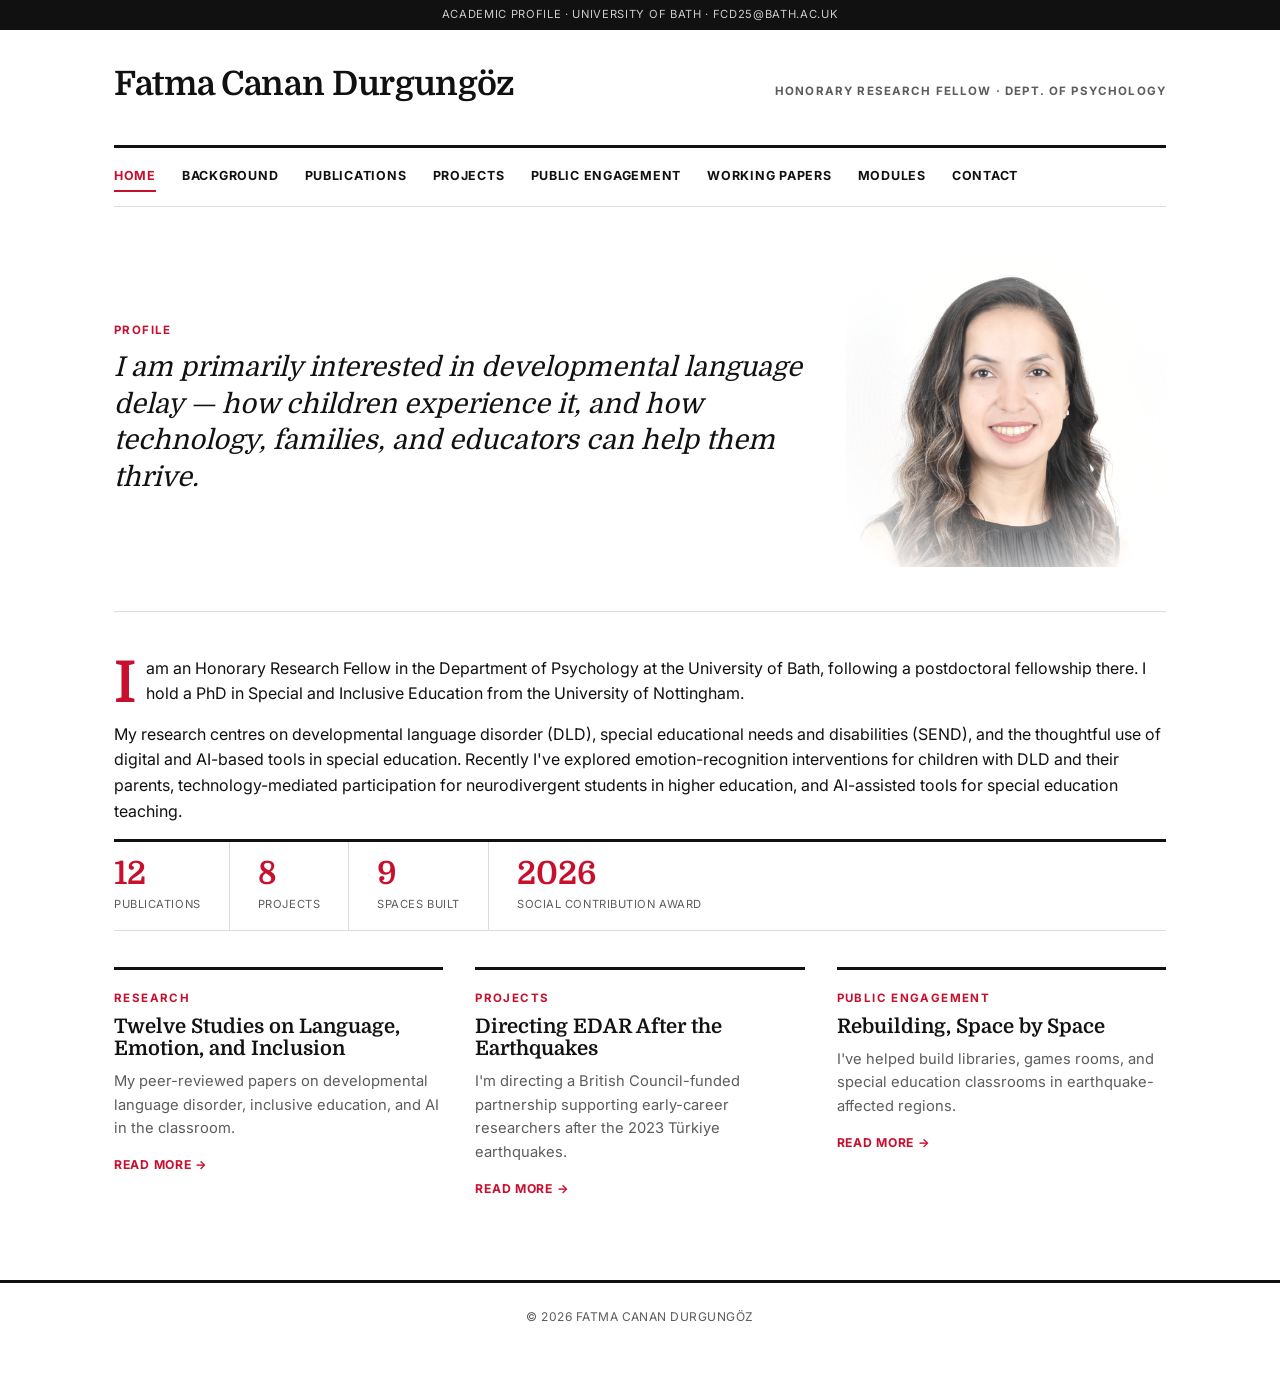
<file: index.html>
<!DOCTYPE html>
<html lang="en">
<head>
<meta charset="UTF-8">
<meta name="viewport" content="width=device-width, initial-scale=1.0">
<meta name="theme-color" content="#111111">
<title>Fatma Canan Durgungöz</title>
<meta name="description" content="Academic homepage of Dr. Fatma Canan Durgungöz — Honorary Research Fellow, University of Bath. Research on developmental language delay, special educational needs, and AI in education.">
<meta property="og:title" content="Fatma Canan Durgungöz">
<meta property="og:description" content="Honorary Research Fellow, University of Bath">
<meta property="og:image" content="https://fcanan.durgungoz.com/images/fatma-canan-durgungoz.jpg">
<meta property="og:type" content="profile">
<link rel="preconnect" href="https://fonts.googleapis.com">
<link rel="preconnect" href="https://fonts.gstatic.com" crossorigin>
<link href="https://fonts.googleapis.com/css2?family=Domine:wght@400;700&family=Inter:wght@400;500;600;700&display=swap" rel="stylesheet">
<link rel="stylesheet" href="style.css">
</head>
<body>

<a class="skip-link" href="#main-content">Skip to main content</a>

<div class="utility-bar">Academic Profile &middot; University of Bath &middot; fcd25@bath.ac.uk</div>

<header class="masthead">
  <div class="masthead-row">
    <p class="masthead-name"><a href="index.html">Fatma Canan Durgungöz</a></p>
    <p class="masthead-tag">Honorary Research Fellow &middot; Dept. of Psychology</p>
  </div>
  <nav class="masthead-nav" aria-label="Main navigation">
    <a href="index.html" class="active" aria-current="page">Home</a>
    <a href="background.html">Background</a>
    <a href="publications.html">Publications</a>
    <a href="projects.html">Projects</a>
    <a href="engagement.html">Public Engagement</a>
    <a href="working-papers.html">Working Papers</a>
    <a href="modules.html">Modules</a>
    <a href="contact.html">Contact</a>
  </nav>
</header>

<main class="page-shell" id="main-content" tabindex="-1">

  <section class="hero">
    <div>
      <span class="eyebrow">Profile</span>
      <h1 class="sr-only">Fatma Canan Durgungöz</h1>
      <p class="lede lede-lead">I am primarily interested in developmental language delay — how children experience it, and how technology, families, and educators can help them thrive.</p>
    </div>
    <img class="hero-photo" src="images/fatma-canan-durgungoz.jpg" alt="Portrait of Fatma Canan Durgungöz">
  </section>

  <p class="opener">I am an Honorary Research Fellow in the Department of Psychology at the University of Bath, following a postdoctoral fellowship there. I hold a PhD in Special and Inclusive Education from the University of Nottingham.</p>

  <p>My research centres on developmental language disorder (DLD), special educational needs and disabilities (SEND), and the thoughtful use of digital and AI-based tools in special education. Recently I've explored emotion-recognition interventions for children with DLD and their parents, technology-mediated participation for neurodivergent students in higher education, and AI-assisted tools for special education teaching.</p>

  <div class="stat-row">
    <div class="stat"><span class="stat-num">12</span><span class="stat-label">Publications</span></div>
    <div class="stat"><span class="stat-num">8</span><span class="stat-label">Projects</span></div>
    <div class="stat"><span class="stat-num">9</span><span class="stat-label">Spaces Built</span></div>
    <div class="stat"><span class="stat-num">2026</span><span class="stat-label">Social Contribution Award</span></div>
  </div>

  <div class="highlight-grid">
    <a class="highlight-card" href="publications.html">
      <span class="eyebrow">Research</span>
      <h3>Twelve Studies on Language, Emotion, and Inclusion</h3>
      <p>My peer-reviewed papers on developmental language disorder, inclusive education, and AI in the classroom.</p>
      <span class="go">Read more &rarr;</span>
    </a>
    <a class="highlight-card" href="projects.html">
      <span class="eyebrow">Projects</span>
      <h3>Directing EDAR After the Earthquakes</h3>
      <p>I'm directing a British Council-funded partnership supporting early-career researchers after the 2023 Türkiye earthquakes.</p>
      <span class="go">Read more &rarr;</span>
    </a>
    <a class="highlight-card" href="engagement.html">
      <span class="eyebrow">Public Engagement</span>
      <h3>Rebuilding, Space by Space</h3>
      <p>I've helped build libraries, games rooms, and special education classrooms in earthquake-affected regions.</p>
      <span class="go">Read more &rarr;</span>
    </a>
  </div>

</main>

<footer class="site-footer">
  <p>&copy; <span id="year"></span> Fatma Canan Durgungöz</p>
</footer>

<script>document.getElementById('year').textContent = new Date().getFullYear();</script>

</body>
</html>
</file>
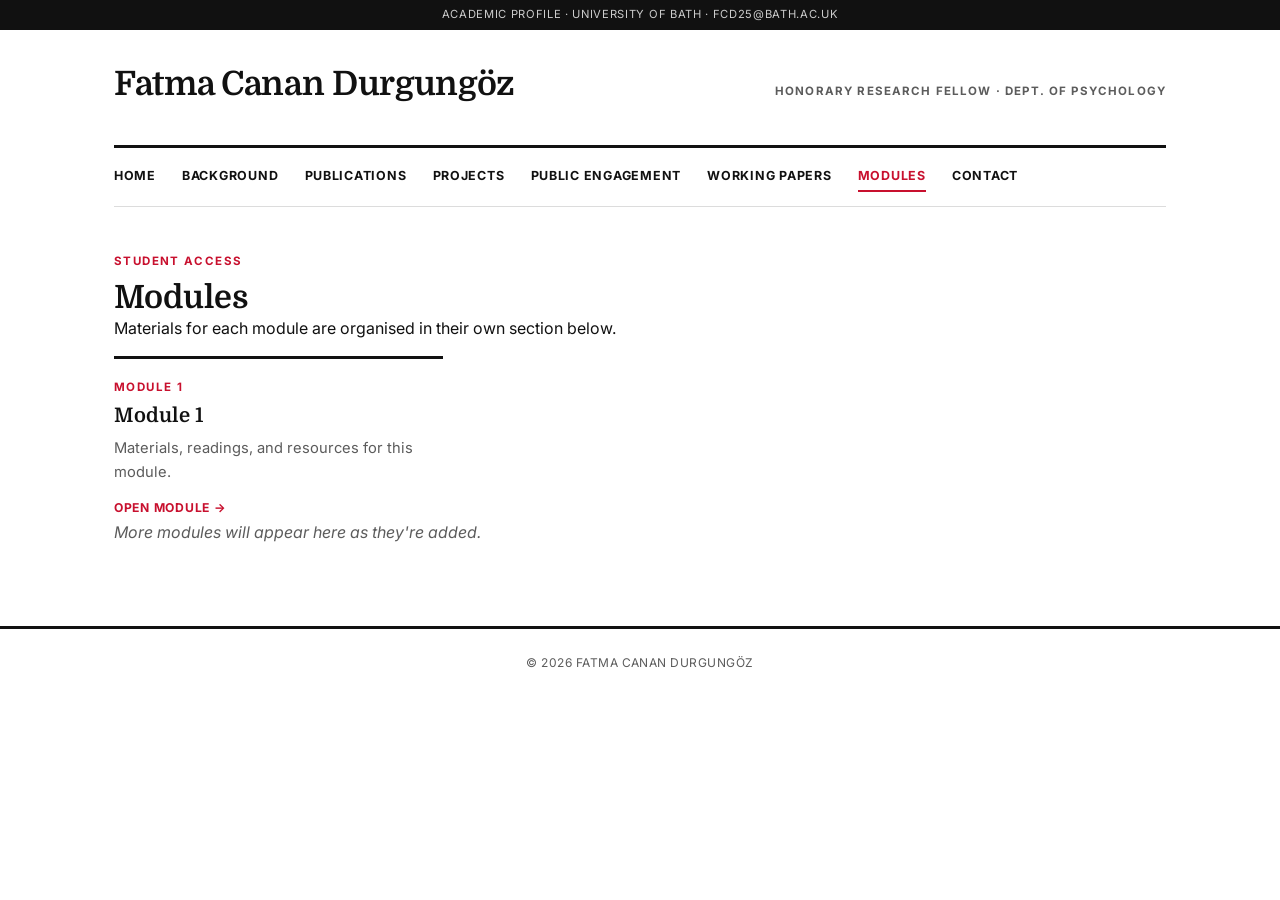
<file: modules/d8396848bc502281/index.html>
<!DOCTYPE html>
<html lang="en">
<head>
<meta charset="UTF-8">
<meta name="viewport" content="width=device-width, initial-scale=1.0">
<meta name="theme-color" content="#111111">
<meta name="robots" content="noindex, nofollow">
<title>Modules — Fatma Canan Durgungöz</title>
<link rel="preconnect" href="https://fonts.googleapis.com">
<link rel="preconnect" href="https://fonts.gstatic.com" crossorigin>
<link href="https://fonts.googleapis.com/css2?family=Domine:wght@400;700&family=Inter:wght@400;500;600;700&display=swap" rel="stylesheet">
<link rel="stylesheet" href="../../style.css">
</head>
<body>

<a class="skip-link" href="#main-content">Skip to main content</a>

<div class="utility-bar">Academic Profile &middot; University of Bath &middot; fcd25@bath.ac.uk</div>

<header class="masthead">
  <div class="masthead-row">
    <p class="masthead-name"><a href="../../index.html">Fatma Canan Durgungöz</a></p>
    <p class="masthead-tag">Honorary Research Fellow &middot; Dept. of Psychology</p>
  </div>
  <nav class="masthead-nav" aria-label="Main navigation">
    <a href="../../index.html">Home</a>
    <a href="../../background.html">Background</a>
    <a href="../../publications.html">Publications</a>
    <a href="../../projects.html">Projects</a>
    <a href="../../engagement.html">Public Engagement</a>
    <a href="../../working-papers.html">Working Papers</a>
    <a href="../../modules.html" class="active" aria-current="page">Modules</a>
    <a href="../../contact.html">Contact</a>
  </nav>
</header>

<main class="page-shell" id="main-content" tabindex="-1">
  <span class="eyebrow">Student Access</span>
  <h1>Modules</h1>
  <p class="lede">Materials for each module are organised in their own section below.</p>

  <div class="highlight-grid">
    <a class="highlight-card" href="module-1/index.html">
      <span class="eyebrow">Module 1</span>
      <h3>Module 1</h3>
      <p>Materials, readings, and resources for this module.</p>
      <span class="go">Open module &rarr;</span>
    </a>
  </div>

  <p class="placeholder">More modules will appear here as they're added.</p>
</main>

<footer class="site-footer">
  <p>&copy; <span id="year"></span> Fatma Canan Durgungöz</p>
</footer>

<script>document.getElementById('year').textContent = new Date().getFullYear();</script>

</body>
</html>
</file>
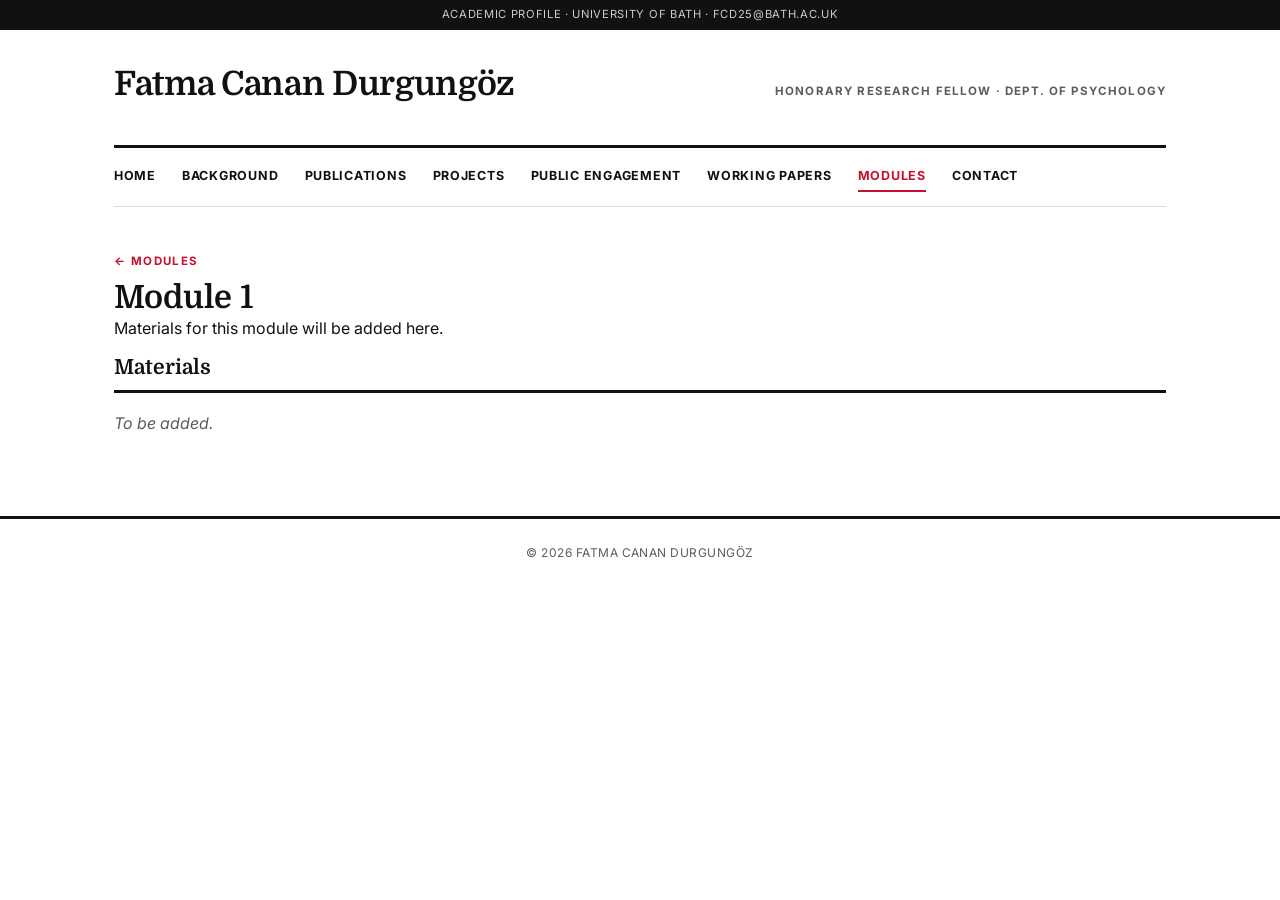
<file: modules/d8396848bc502281/module-1/index.html>
<!DOCTYPE html>
<html lang="en">
<head>
<meta charset="UTF-8">
<meta name="viewport" content="width=device-width, initial-scale=1.0">
<meta name="theme-color" content="#111111">
<meta name="robots" content="noindex, nofollow">
<title>Module 1 — Fatma Canan Durgungöz</title>
<link rel="preconnect" href="https://fonts.googleapis.com">
<link rel="preconnect" href="https://fonts.gstatic.com" crossorigin>
<link href="https://fonts.googleapis.com/css2?family=Domine:wght@400;700&family=Inter:wght@400;500;600;700&display=swap" rel="stylesheet">
<link rel="stylesheet" href="../../../style.css">
</head>
<body>

<a class="skip-link" href="#main-content">Skip to main content</a>

<div class="utility-bar">Academic Profile &middot; University of Bath &middot; fcd25@bath.ac.uk</div>

<header class="masthead">
  <div class="masthead-row">
    <p class="masthead-name"><a href="../../../index.html">Fatma Canan Durgungöz</a></p>
    <p class="masthead-tag">Honorary Research Fellow &middot; Dept. of Psychology</p>
  </div>
  <nav class="masthead-nav" aria-label="Main navigation">
    <a href="../../../index.html">Home</a>
    <a href="../../../background.html">Background</a>
    <a href="../../../publications.html">Publications</a>
    <a href="../../../projects.html">Projects</a>
    <a href="../../../engagement.html">Public Engagement</a>
    <a href="../../../working-papers.html">Working Papers</a>
    <a href="../../../modules.html" class="active" aria-current="page">Modules</a>
    <a href="../../../contact.html">Contact</a>
  </nav>
</header>

<main class="page-shell" id="main-content" tabindex="-1">
  <span class="eyebrow"><a href="../index.html">&larr; Modules</a></span>
  <h1>Module 1</h1>
  <p class="lede">Materials for this module will be added here.</p>

  <div class="section-block">
    <h2>Materials</h2>
    <p class="placeholder">To be added.</p>
  </div>
</main>

<footer class="site-footer">
  <p>&copy; <span id="year"></span> Fatma Canan Durgungöz</p>
</footer>

<script>document.getElementById('year').textContent = new Date().getFullYear();</script>

</body>
</html>
</file>
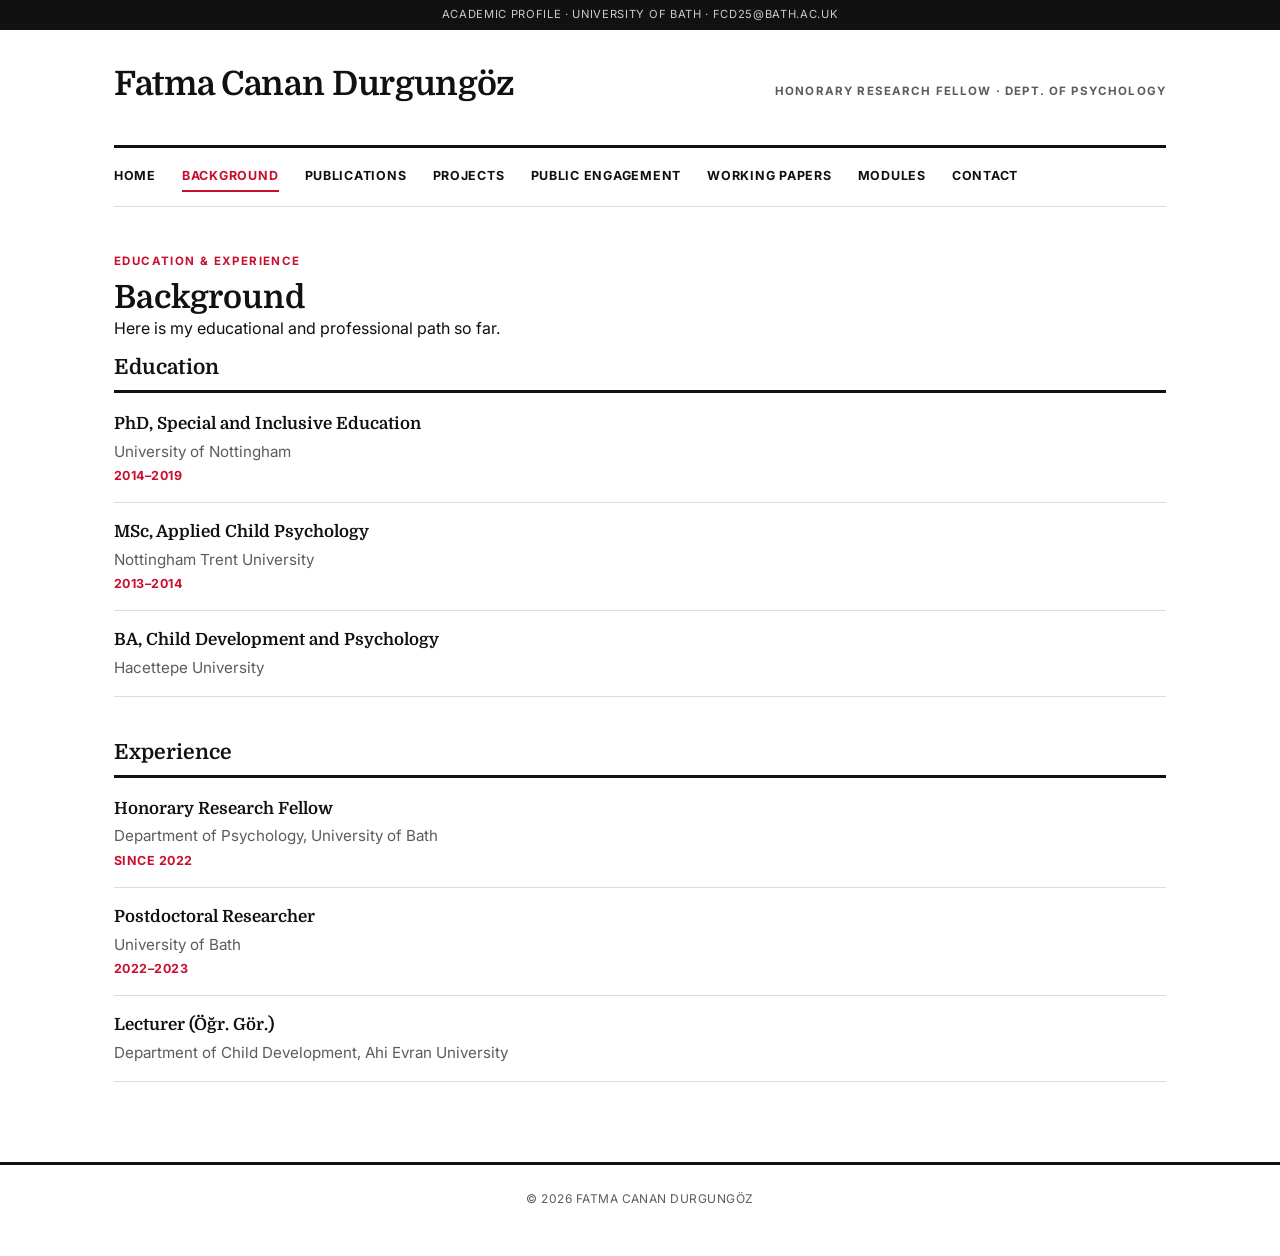
<file: background.html>
<!DOCTYPE html>
<html lang="en">
<head>
<meta charset="UTF-8">
<meta name="viewport" content="width=device-width, initial-scale=1.0">
<meta name="theme-color" content="#111111">
<title>Background — Fatma Canan Durgungöz</title>
<meta name="description" content="Education and academic experience of Dr. Fatma Canan Durgungöz.">
<link rel="preconnect" href="https://fonts.googleapis.com">
<link rel="preconnect" href="https://fonts.gstatic.com" crossorigin>
<link href="https://fonts.googleapis.com/css2?family=Domine:wght@400;700&family=Inter:wght@400;500;600;700&display=swap" rel="stylesheet">
<link rel="stylesheet" href="style.css">
</head>
<body>

<a class="skip-link" href="#main-content">Skip to main content</a>

<div class="utility-bar">Academic Profile &middot; University of Bath &middot; fcd25@bath.ac.uk</div>

<header class="masthead">
  <div class="masthead-row">
    <p class="masthead-name"><a href="index.html">Fatma Canan Durgungöz</a></p>
    <p class="masthead-tag">Honorary Research Fellow &middot; Dept. of Psychology</p>
  </div>
  <nav class="masthead-nav" aria-label="Main navigation">
    <a href="index.html">Home</a>
    <a href="background.html" class="active" aria-current="page">Background</a>
    <a href="publications.html">Publications</a>
    <a href="projects.html">Projects</a>
    <a href="engagement.html">Public Engagement</a>
    <a href="working-papers.html">Working Papers</a>
    <a href="modules.html">Modules</a>
    <a href="contact.html">Contact</a>
  </nav>
</header>

<main class="page-shell" id="main-content" tabindex="-1">
  <span class="eyebrow">Education &amp; Experience</span>
  <h1>Background</h1>
  <p>Here is my educational and professional path so far.</p>

  <div class="section-block">
    <h2>Education</h2>
    <ul class="timeline">
      <li>
        <span class="degree">PhD, Special and Inclusive Education</span>
        <span class="inst">University of Nottingham</span>
        <span class="dates">2014–2019</span>
      </li>
      <li>
        <span class="degree">MSc, Applied Child Psychology</span>
        <span class="inst">Nottingham Trent University</span>
        <span class="dates">2013–2014</span>
      </li>
      <li>
        <span class="degree">BA, Child Development and Psychology</span>
        <span class="inst">Hacettepe University</span>
      </li>
    </ul>
  </div>

  <div class="section-block">
    <h2>Experience</h2>
    <ul class="timeline">
      <li>
        <span class="degree">Honorary Research Fellow</span>
        <span class="inst">Department of Psychology, University of Bath</span>
        <span class="dates">since 2022</span>
      </li>
      <li>
        <span class="degree">Postdoctoral Researcher</span>
        <span class="inst">University of Bath</span>
        <span class="dates">2022–2023</span>
      </li>
      <li>
        <span class="degree">Lecturer (Öğr. Gör.)</span>
        <span class="inst">Department of Child Development, Ahi Evran University</span>
      </li>
    </ul>
  </div>
</main>

<footer class="site-footer">
  <p>&copy; <span id="year"></span> Fatma Canan Durgungöz</p>
</footer>

<script>document.getElementById('year').textContent = new Date().getFullYear();</script>

</body>
</html>
</file>
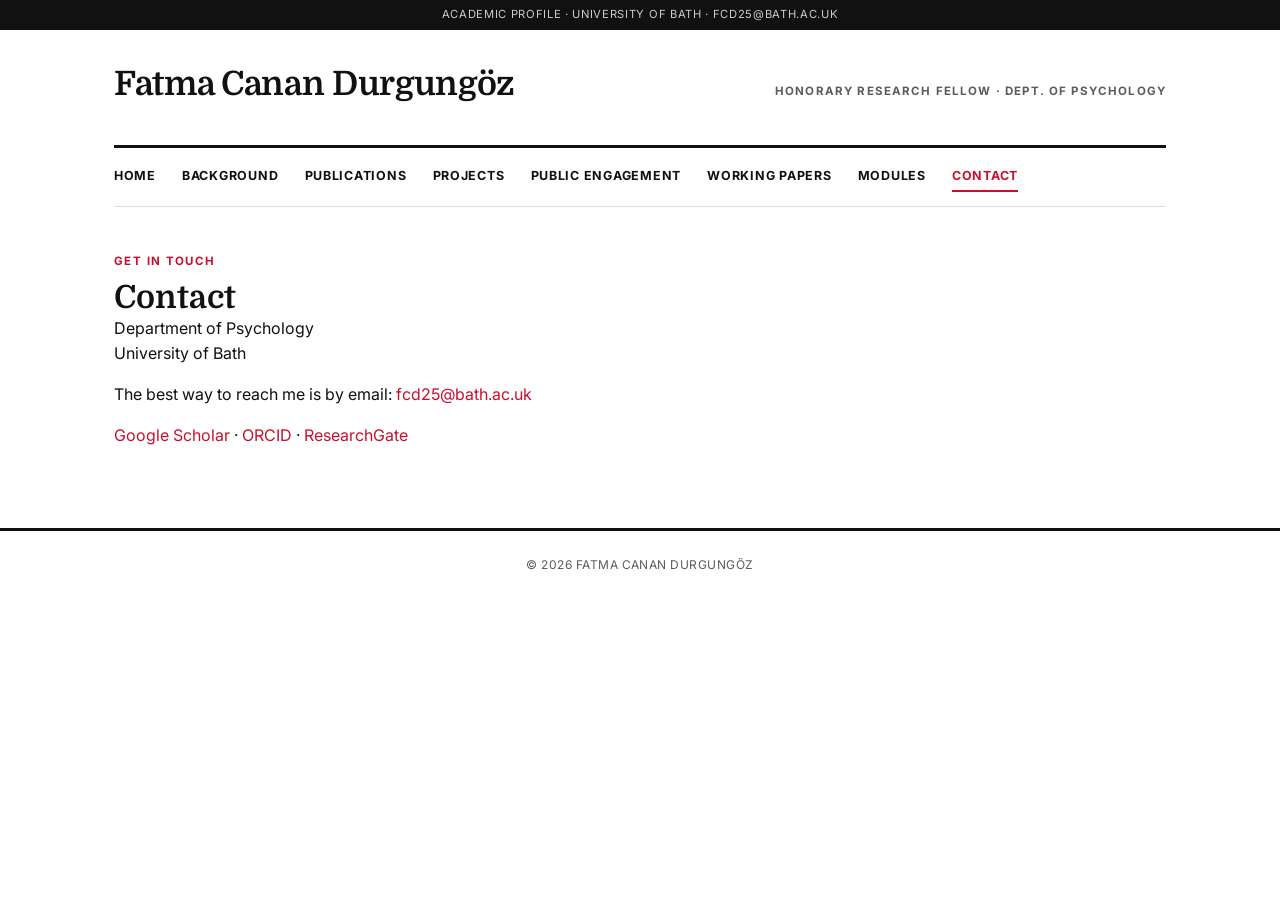
<file: contact.html>
<!DOCTYPE html>
<html lang="en">
<head>
<meta charset="UTF-8">
<meta name="viewport" content="width=device-width, initial-scale=1.0">
<meta name="theme-color" content="#111111">
<title>Contact — Fatma Canan Durgungöz</title>
<meta name="description" content="Contact information for Dr. Fatma Canan Durgungöz, Honorary Research Fellow at the University of Bath.">
<link rel="preconnect" href="https://fonts.googleapis.com">
<link rel="preconnect" href="https://fonts.gstatic.com" crossorigin>
<link href="https://fonts.googleapis.com/css2?family=Domine:wght@400;700&family=Inter:wght@400;500;600;700&display=swap" rel="stylesheet">
<link rel="stylesheet" href="style.css">
</head>
<body>

<a class="skip-link" href="#main-content">Skip to main content</a>

<div class="utility-bar">Academic Profile &middot; University of Bath &middot; fcd25@bath.ac.uk</div>

<header class="masthead">
  <div class="masthead-row">
    <p class="masthead-name"><a href="index.html">Fatma Canan Durgungöz</a></p>
    <p class="masthead-tag">Honorary Research Fellow &middot; Dept. of Psychology</p>
  </div>
  <nav class="masthead-nav" aria-label="Main navigation">
    <a href="index.html">Home</a>
    <a href="background.html">Background</a>
    <a href="publications.html">Publications</a>
    <a href="projects.html">Projects</a>
    <a href="engagement.html">Public Engagement</a>
    <a href="working-papers.html">Working Papers</a>
    <a href="modules.html">Modules</a>
    <a href="contact.html" class="active" aria-current="page">Contact</a>
  </nav>
</header>

<main class="page-shell" id="main-content" tabindex="-1">
  <span class="eyebrow">Get in Touch</span>
  <h1>Contact</h1>

  <p>Department of Psychology<br>University of Bath</p>
  <p>The best way to reach me is by email: <a href="mailto:fcd25@bath.ac.uk">fcd25@bath.ac.uk</a></p>
  <p><a href="https://scholar.google.com/citations?hl=en&amp;user=5FmXeowAAAAJ">Google Scholar</a> &middot; <a href="https://orcid.org/0000-0001-8758-1861">ORCID</a> &middot; <a href="https://www.researchgate.net/profile/Canan-Durgungoz">ResearchGate</a></p>
</main>

<footer class="site-footer">
  <p>&copy; <span id="year"></span> Fatma Canan Durgungöz</p>
</footer>

<script>document.getElementById('year').textContent = new Date().getFullYear();</script>

</body>
</html>
</file>
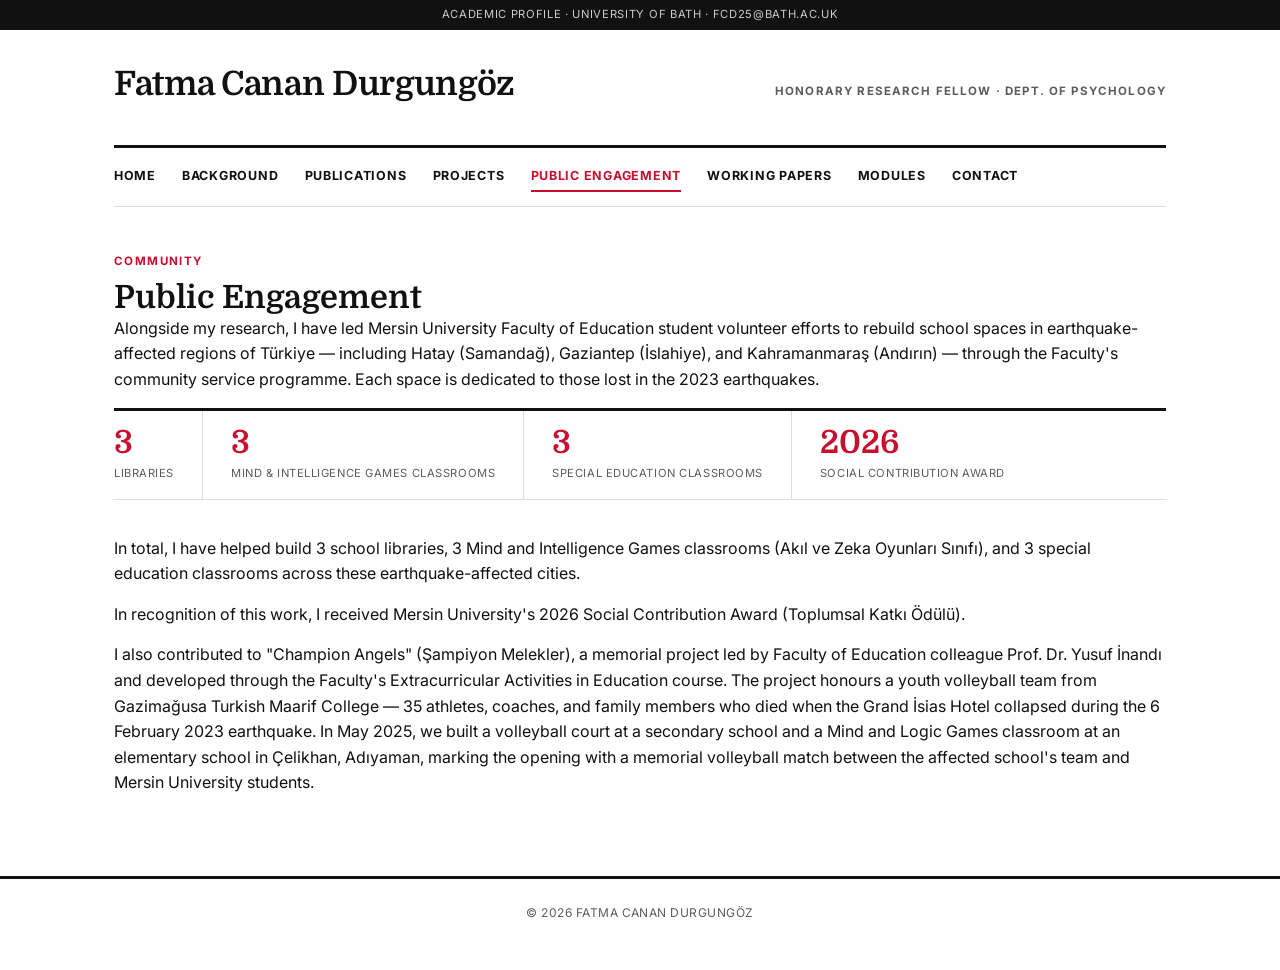
<file: engagement.html>
<!DOCTYPE html>
<html lang="en">
<head>
<meta charset="UTF-8">
<meta name="viewport" content="width=device-width, initial-scale=1.0">
<meta name="theme-color" content="#111111">
<title>Public Engagement — Fatma Canan Durgungöz</title>
<meta name="description" content="Public engagement work by Dr. Fatma Canan Durgungöz, including rebuilding school libraries, games rooms, and special education classrooms in earthquake-affected regions of Türkiye.">
<link rel="preconnect" href="https://fonts.googleapis.com">
<link rel="preconnect" href="https://fonts.gstatic.com" crossorigin>
<link href="https://fonts.googleapis.com/css2?family=Domine:wght@400;700&family=Inter:wght@400;500;600;700&display=swap" rel="stylesheet">
<link rel="stylesheet" href="style.css">
</head>
<body>

<a class="skip-link" href="#main-content">Skip to main content</a>

<div class="utility-bar">Academic Profile &middot; University of Bath &middot; fcd25@bath.ac.uk</div>

<header class="masthead">
  <div class="masthead-row">
    <p class="masthead-name"><a href="index.html">Fatma Canan Durgungöz</a></p>
    <p class="masthead-tag">Honorary Research Fellow &middot; Dept. of Psychology</p>
  </div>
  <nav class="masthead-nav" aria-label="Main navigation">
    <a href="index.html">Home</a>
    <a href="background.html">Background</a>
    <a href="publications.html">Publications</a>
    <a href="projects.html">Projects</a>
    <a href="engagement.html" class="active" aria-current="page">Public Engagement</a>
    <a href="working-papers.html">Working Papers</a>
    <a href="modules.html">Modules</a>
    <a href="contact.html">Contact</a>
  </nav>
</header>

<main class="page-shell" id="main-content" tabindex="-1">
  <span class="eyebrow">Community</span>
  <h1>Public Engagement</h1>

  <p>Alongside my research, I have led Mersin University Faculty of Education student volunteer efforts to rebuild school spaces in earthquake-affected regions of Türkiye — including Hatay (Samandağ), Gaziantep (İslahiye), and Kahramanmaraş (Andırın) — through the Faculty's community service programme. Each space is dedicated to those lost in the 2023 earthquakes.</p>

  <div class="stat-row">
    <div class="stat"><span class="stat-num">3</span><span class="stat-label">Libraries</span></div>
    <div class="stat"><span class="stat-num">3</span><span class="stat-label">Mind &amp; Intelligence Games Classrooms</span></div>
    <div class="stat"><span class="stat-num">3</span><span class="stat-label">Special Education Classrooms</span></div>
    <div class="stat"><span class="stat-num">2026</span><span class="stat-label">Social Contribution Award</span></div>
  </div>

  <p>In total, I have helped build 3 school libraries, 3 Mind and Intelligence Games classrooms (Akıl ve Zeka Oyunları Sınıfı), and 3 special education classrooms across these earthquake-affected cities.</p>

  <p>In recognition of this work, I received Mersin University's 2026 Social Contribution Award (Toplumsal Katkı Ödülü).</p>

  <p>I also contributed to "Champion Angels" (Şampiyon Melekler), a memorial project led by Faculty of Education colleague Prof. Dr. Yusuf İnandı and developed through the Faculty's Extracurricular Activities in Education course. The project honours a youth volleyball team from Gazimağusa Turkish Maarif College — 35 athletes, coaches, and family members who died when the Grand İsias Hotel collapsed during the 6 February 2023 earthquake. In May 2025, we built a volleyball court at a secondary school and a Mind and Logic Games classroom at an elementary school in Çelikhan, Adıyaman, marking the opening with a memorial volleyball match between the affected school's team and Mersin University students.</p>
</main>

<footer class="site-footer">
  <p>&copy; <span id="year"></span> Fatma Canan Durgungöz</p>
</footer>

<script>document.getElementById('year').textContent = new Date().getFullYear();</script>

</body>
</html>
</file>
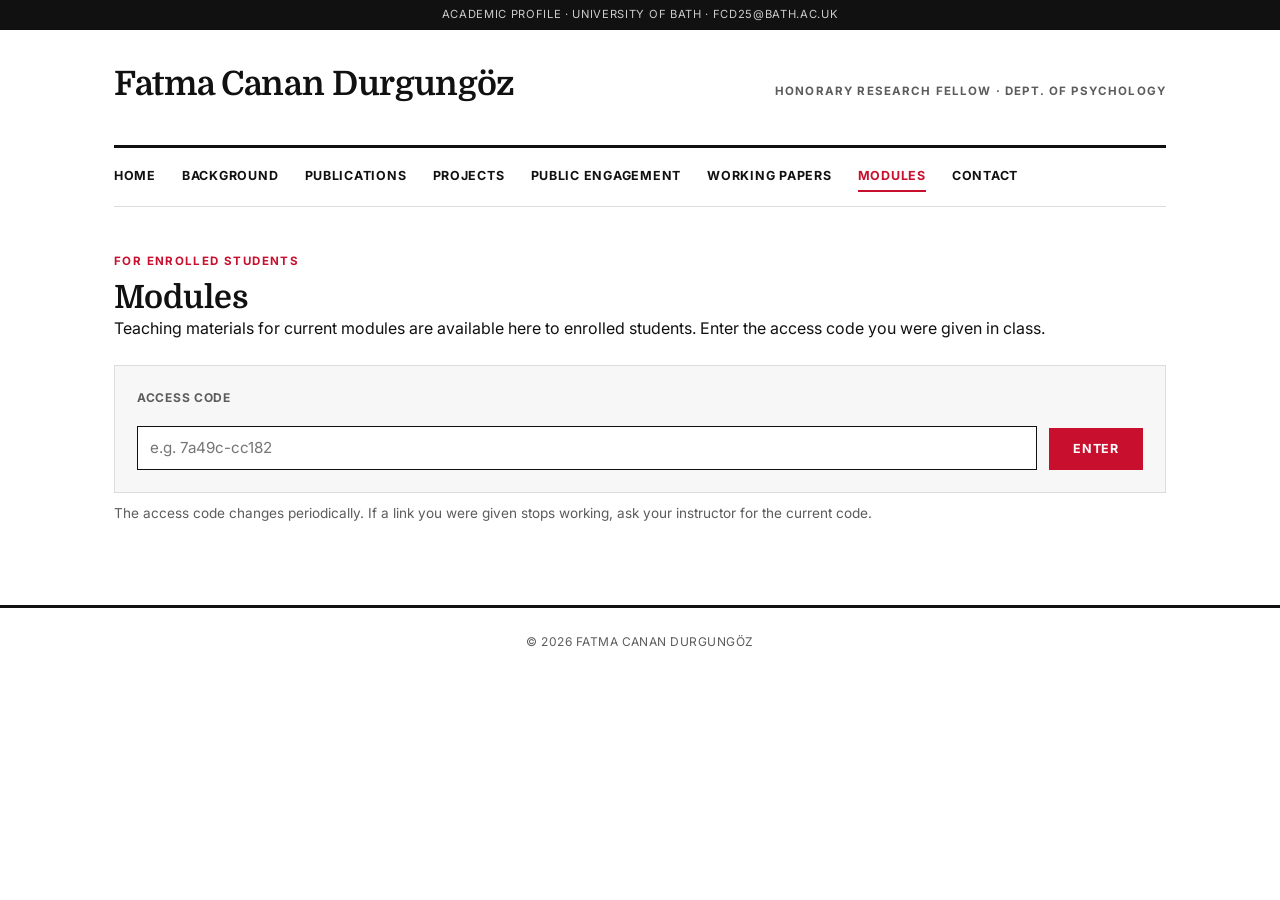
<file: modules.html>
<!DOCTYPE html>
<html lang="en">
<head>
<meta charset="UTF-8">
<meta name="viewport" content="width=device-width, initial-scale=1.0">
<meta name="theme-color" content="#111111">
<meta name="robots" content="noindex, nofollow">
<title>Modules — Fatma Canan Durgungöz</title>
<meta name="description" content="Teaching materials access for enrolled students.">
<link rel="preconnect" href="https://fonts.googleapis.com">
<link rel="preconnect" href="https://fonts.gstatic.com" crossorigin>
<link href="https://fonts.googleapis.com/css2?family=Domine:wght@400;700&family=Inter:wght@400;500;600;700&display=swap" rel="stylesheet">
<link rel="stylesheet" href="style.css">
</head>
<body>

<a class="skip-link" href="#main-content">Skip to main content</a>

<div class="utility-bar">Academic Profile &middot; University of Bath &middot; fcd25@bath.ac.uk</div>

<header class="masthead">
  <div class="masthead-row">
    <p class="masthead-name"><a href="index.html">Fatma Canan Durgungöz</a></p>
    <p class="masthead-tag">Honorary Research Fellow &middot; Dept. of Psychology</p>
  </div>
  <nav class="masthead-nav" aria-label="Main navigation">
    <a href="index.html">Home</a>
    <a href="background.html">Background</a>
    <a href="publications.html">Publications</a>
    <a href="projects.html">Projects</a>
    <a href="engagement.html">Public Engagement</a>
    <a href="working-papers.html">Working Papers</a>
    <a href="modules.html" class="active" aria-current="page">Modules</a>
    <a href="contact.html">Contact</a>
  </nav>
</header>

<main class="page-shell" id="main-content" tabindex="-1">
  <span class="eyebrow">For Enrolled Students</span>
  <h1>Modules</h1>
  <p class="lede">Teaching materials for current modules are available here to enrolled students. Enter the access code you were given in class.</p>

  <form id="gate-form" class="gate-form" autocomplete="off">
    <label for="gate-code" class="gate-label">Access code</label>
    <input type="text" id="gate-code" name="code" class="gate-input" placeholder="e.g. 7a49c-cc182" required>
    <button type="submit" class="btn-solid">Enter</button>
    <p id="gate-error" class="gate-error" role="alert" aria-live="polite" hidden>That code didn't work. Check it and try again, or ask your instructor.</p>
  </form>

  <p class="gate-note">The access code changes periodically. If a link you were given stops working, ask your instructor for the current code.</p>
</main>

<footer class="site-footer">
  <p>&copy; <span id="year"></span> Fatma Canan Durgungöz</p>
</footer>

<script>
  document.getElementById('year').textContent = new Date().getFullYear();

  async function sha256Hex(text) {
    const data = new TextEncoder().encode(text);
    const digest = await crypto.subtle.digest('SHA-256', data);
    return Array.from(new Uint8Array(digest)).map(b => b.toString(16).padStart(2, '0')).join('');
  }

  document.getElementById('gate-form').addEventListener('submit', async (e) => {
    e.preventDefault();
    const raw = document.getElementById('gate-code').value;
    const normalized = raw.trim().toLowerCase().replace(/[\s-]/g, '');
    if (!normalized) return;
    const hash = await sha256Hex(normalized);
    const slug = hash.slice(0, 16);
    const target = `modules/${slug}/`;
    try {
      const res = await fetch(target, { method: 'HEAD' });
      if (res.ok) {
        window.location.href = target;
        return;
      }
    } catch (err) { /* fall through to error */ }
    document.getElementById('gate-error').hidden = false;
  });
</script>

</body>
</html>
</file>
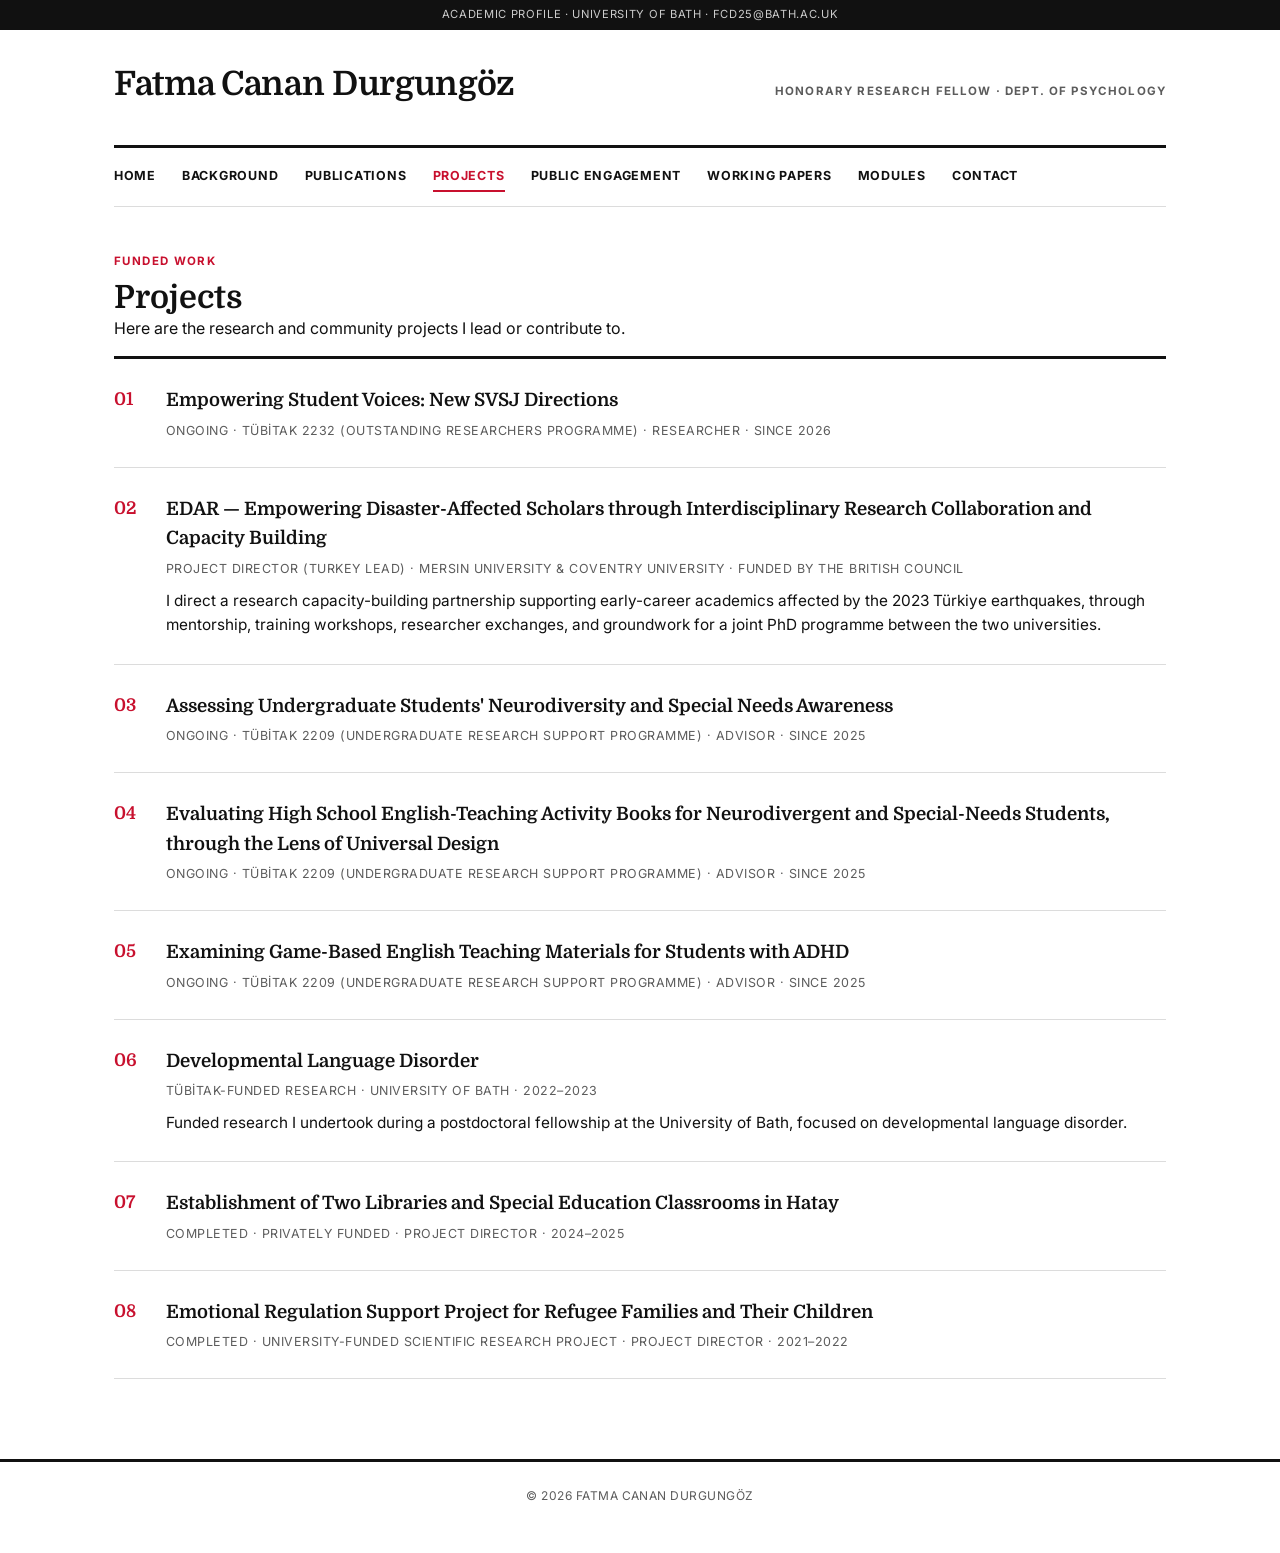
<file: projects.html>
<!DOCTYPE html>
<html lang="en">
<head>
<meta charset="UTF-8">
<meta name="viewport" content="width=device-width, initial-scale=1.0">
<meta name="theme-color" content="#111111">
<title>Projects — Fatma Canan Durgungöz</title>
<meta name="description" content="Research projects led or contributed to by Dr. Fatma Canan Durgungöz, including the EDAR post-earthquake academic capacity-building partnership.">
<link rel="preconnect" href="https://fonts.googleapis.com">
<link rel="preconnect" href="https://fonts.gstatic.com" crossorigin>
<link href="https://fonts.googleapis.com/css2?family=Domine:wght@400;700&family=Inter:wght@400;500;600;700&display=swap" rel="stylesheet">
<link rel="stylesheet" href="style.css">
</head>
<body>

<a class="skip-link" href="#main-content">Skip to main content</a>

<div class="utility-bar">Academic Profile &middot; University of Bath &middot; fcd25@bath.ac.uk</div>

<header class="masthead">
  <div class="masthead-row">
    <p class="masthead-name"><a href="index.html">Fatma Canan Durgungöz</a></p>
    <p class="masthead-tag">Honorary Research Fellow &middot; Dept. of Psychology</p>
  </div>
  <nav class="masthead-nav" aria-label="Main navigation">
    <a href="index.html">Home</a>
    <a href="background.html">Background</a>
    <a href="publications.html">Publications</a>
    <a href="projects.html" class="active" aria-current="page">Projects</a>
    <a href="engagement.html">Public Engagement</a>
    <a href="working-papers.html">Working Papers</a>
    <a href="modules.html">Modules</a>
    <a href="contact.html">Contact</a>
  </nav>
</header>

<main class="page-shell" id="main-content" tabindex="-1">
  <span class="eyebrow">Funded Work</span>
  <h1>Projects</h1>
  <p>Here are the research and community projects I lead or contribute to.</p>

  <ol class="card-list">
    <li class="pub-card">
      <p class="pub-title">Empowering Student Voices: New SVSJ Directions</p>
      <p class="pub-meta">Ongoing &middot; TÜBİTAK 2232 (Outstanding Researchers Programme) &middot; Researcher &middot; since 2026</p>
    </li>
    <li class="pub-card">
      <p class="pub-title">EDAR — Empowering Disaster-Affected Scholars through Interdisciplinary Research Collaboration and Capacity Building</p>
      <p class="pub-meta">Project director (Turkey lead) &middot; Mersin University &amp; Coventry University &middot; funded by the British Council</p>
      <p class="pub-desc">I direct a research capacity-building partnership supporting early-career academics affected by the 2023 Türkiye earthquakes, through mentorship, training workshops, researcher exchanges, and groundwork for a joint PhD programme between the two universities.</p>
    </li>
    <li class="pub-card">
      <p class="pub-title">Assessing Undergraduate Students' Neurodiversity and Special Needs Awareness</p>
      <p class="pub-meta">Ongoing &middot; TÜBİTAK 2209 (Undergraduate Research Support Programme) &middot; Advisor &middot; since 2025</p>
    </li>
    <li class="pub-card">
      <p class="pub-title">Evaluating High School English-Teaching Activity Books for Neurodivergent and Special-Needs Students, through the Lens of Universal Design</p>
      <p class="pub-meta">Ongoing &middot; TÜBİTAK 2209 (Undergraduate Research Support Programme) &middot; Advisor &middot; since 2025</p>
    </li>
    <li class="pub-card">
      <p class="pub-title">Examining Game-Based English Teaching Materials for Students with ADHD</p>
      <p class="pub-meta">Ongoing &middot; TÜBİTAK 2209 (Undergraduate Research Support Programme) &middot; Advisor &middot; since 2025</p>
    </li>
    <li class="pub-card">
      <p class="pub-title">Developmental Language Disorder</p>
      <p class="pub-meta">TÜBİTAK-funded research &middot; University of Bath &middot; 2022–2023</p>
      <p class="pub-desc">Funded research I undertook during a postdoctoral fellowship at the University of Bath, focused on developmental language disorder.</p>
    </li>
    <li class="pub-card">
      <p class="pub-title">Establishment of Two Libraries and Special Education Classrooms in Hatay</p>
      <p class="pub-meta">Completed &middot; privately funded &middot; Project director &middot; 2024–2025</p>
    </li>
    <li class="pub-card">
      <p class="pub-title">Emotional Regulation Support Project for Refugee Families and Their Children</p>
      <p class="pub-meta">Completed &middot; university-funded scientific research project &middot; Project director &middot; 2021–2022</p>
    </li>
  </ol>
</main>

<footer class="site-footer">
  <p>&copy; <span id="year"></span> Fatma Canan Durgungöz</p>
</footer>

<script>document.getElementById('year').textContent = new Date().getFullYear();</script>

</body>
</html>
</file>
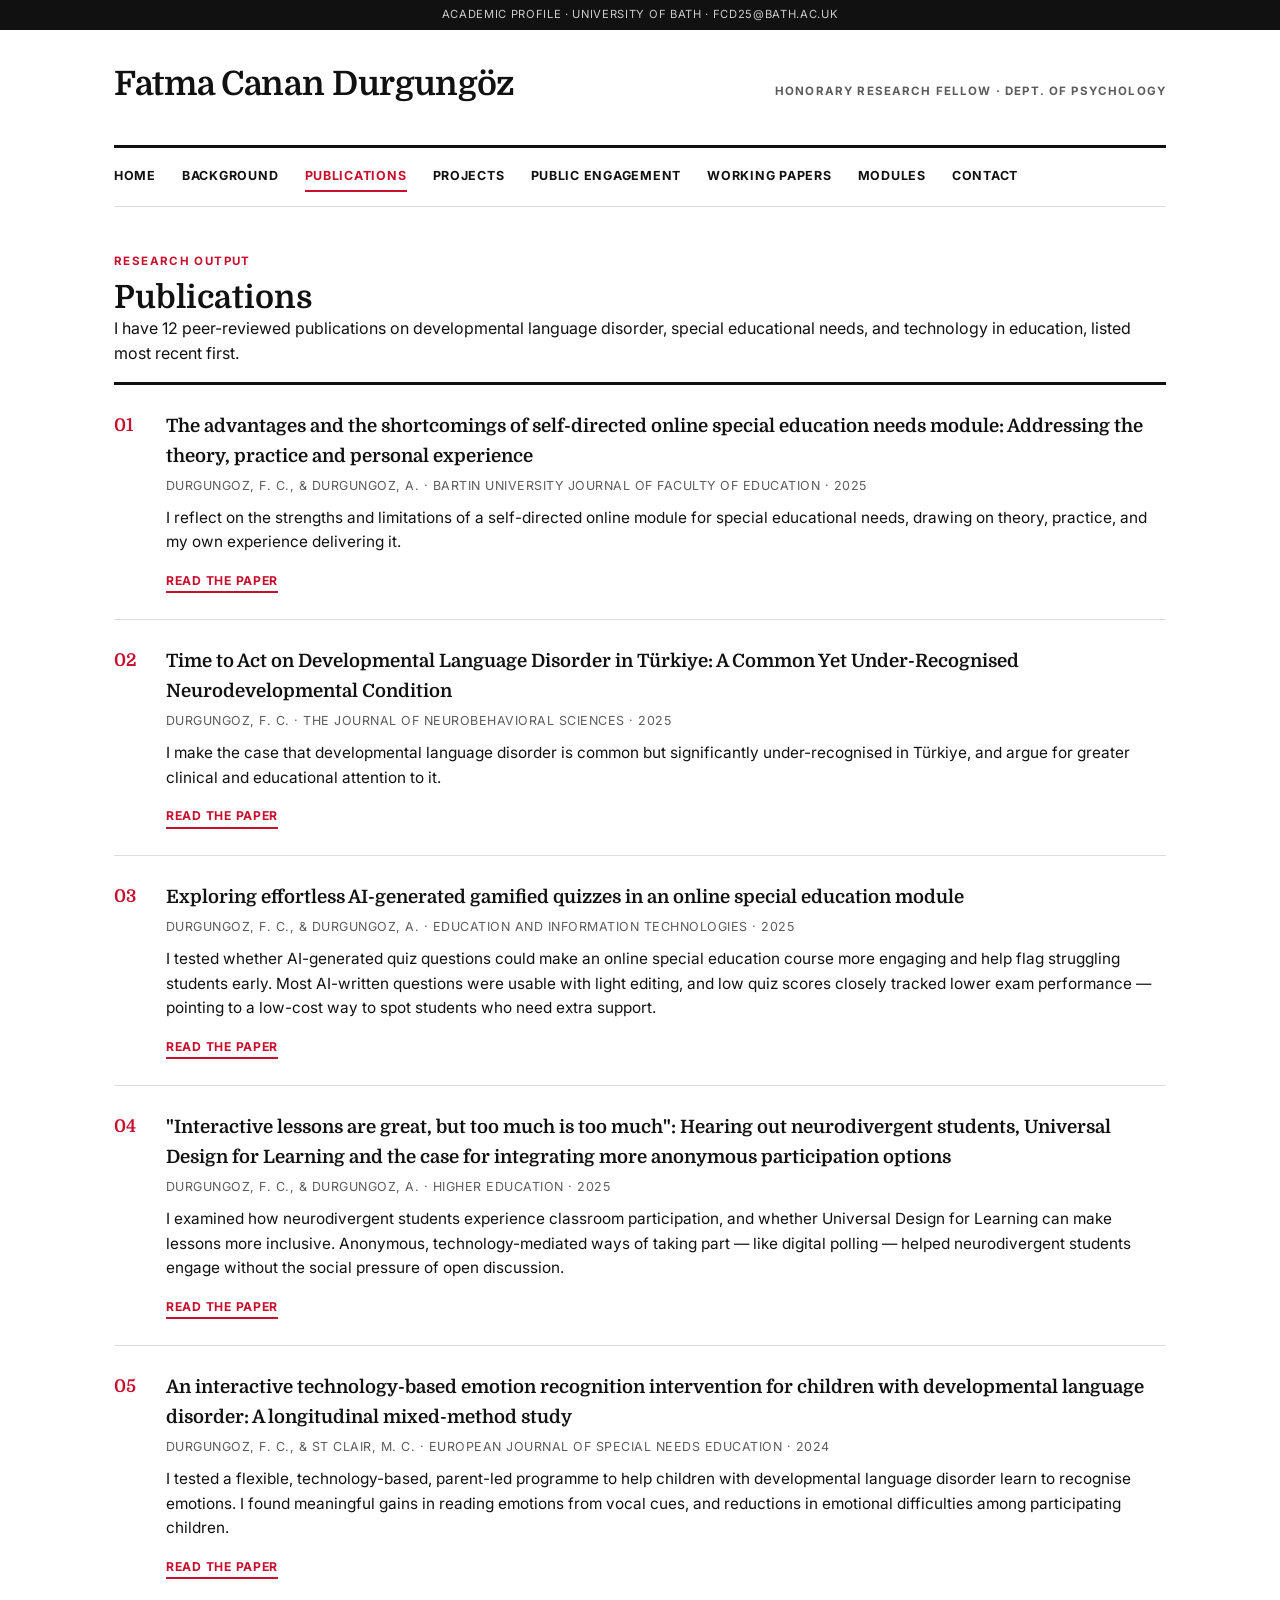
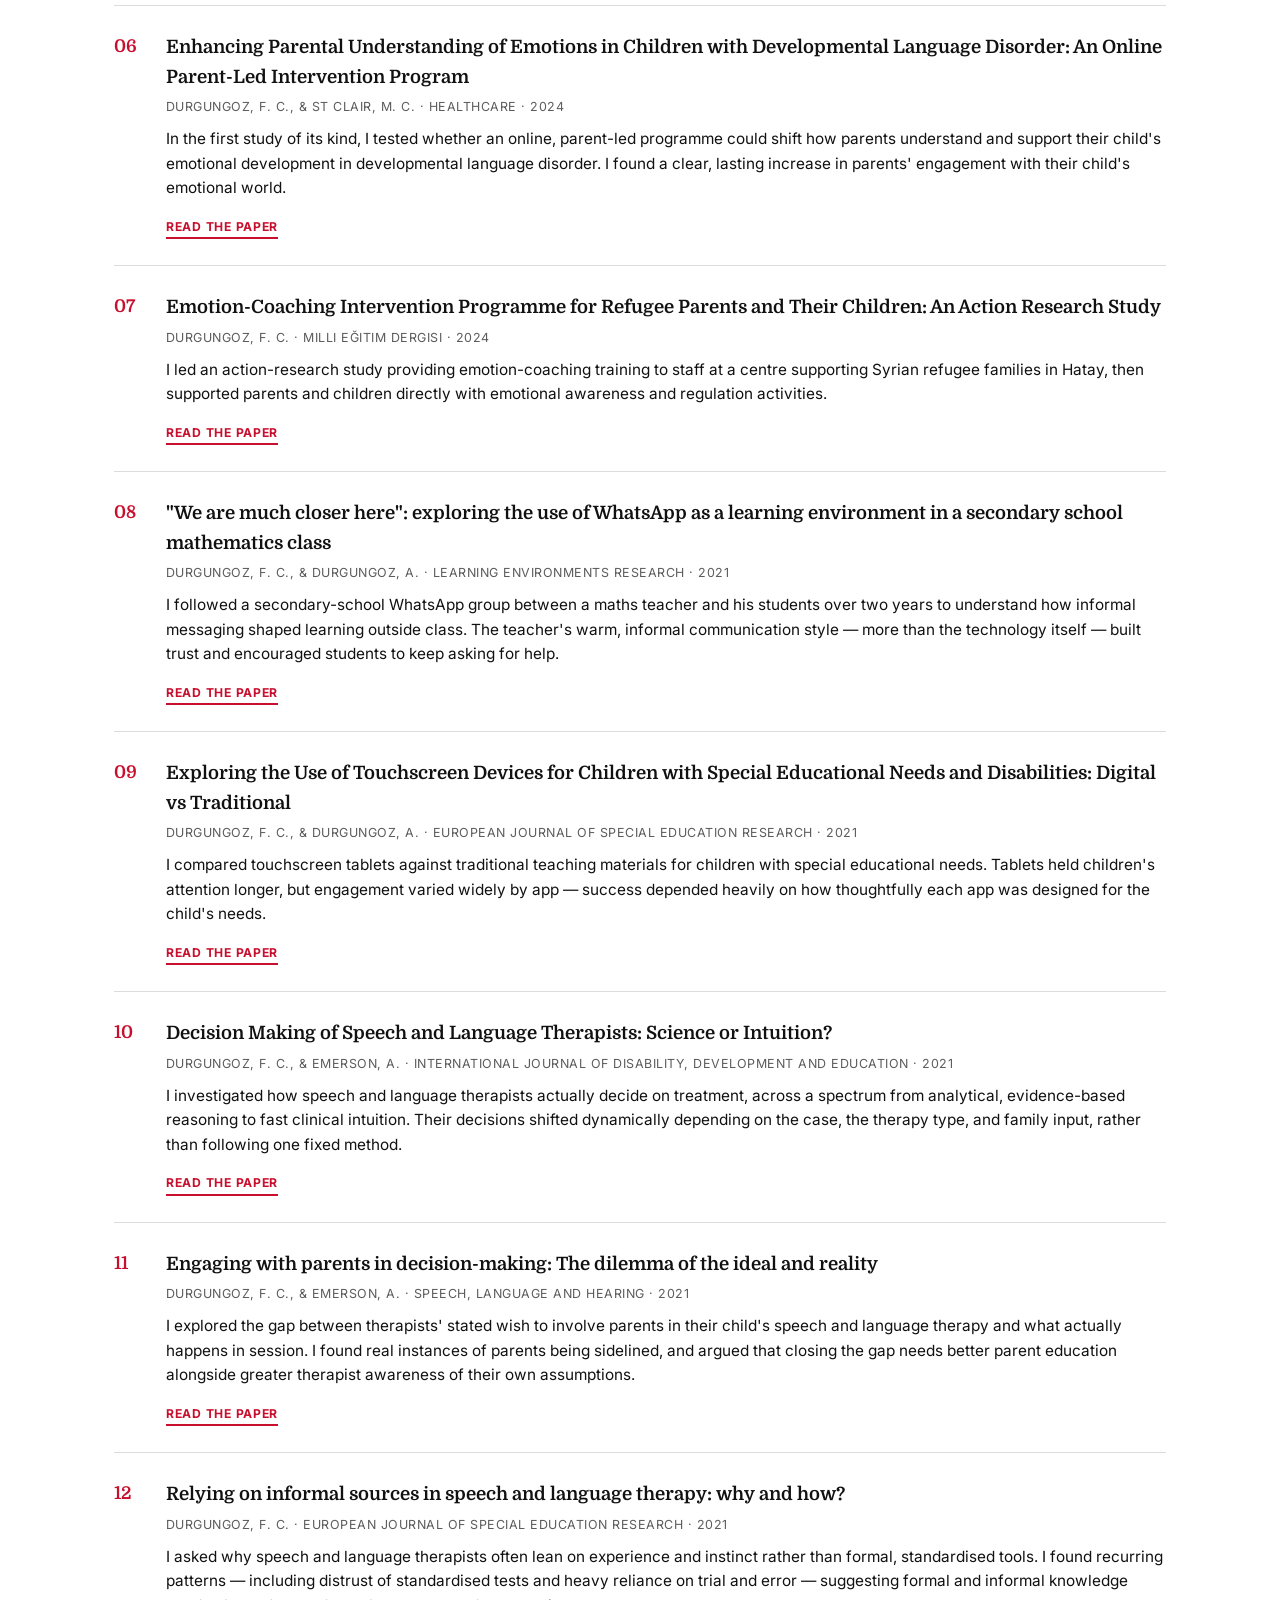
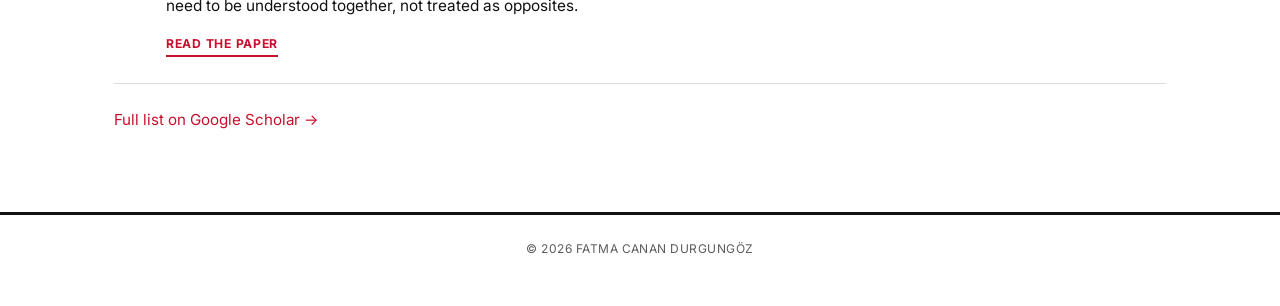
<file: publications.html>
<!DOCTYPE html>
<html lang="en">
<head>
<meta charset="UTF-8">
<meta name="viewport" content="width=device-width, initial-scale=1.0">
<meta name="theme-color" content="#111111">
<title>Publications — Fatma Canan Durgungöz</title>
<meta name="description" content="Peer-reviewed publications by Dr. Fatma Canan Durgungöz on developmental language disorder, special educational needs, and technology in education.">
<link rel="preconnect" href="https://fonts.googleapis.com">
<link rel="preconnect" href="https://fonts.gstatic.com" crossorigin>
<link href="https://fonts.googleapis.com/css2?family=Domine:wght@400;700&family=Inter:wght@400;500;600;700&display=swap" rel="stylesheet">
<link rel="stylesheet" href="style.css">
</head>
<body>

<a class="skip-link" href="#main-content">Skip to main content</a>

<div class="utility-bar">Academic Profile &middot; University of Bath &middot; fcd25@bath.ac.uk</div>

<header class="masthead">
  <div class="masthead-row">
    <p class="masthead-name"><a href="index.html">Fatma Canan Durgungöz</a></p>
    <p class="masthead-tag">Honorary Research Fellow &middot; Dept. of Psychology</p>
  </div>
  <nav class="masthead-nav" aria-label="Main navigation">
    <a href="index.html">Home</a>
    <a href="background.html">Background</a>
    <a href="publications.html" class="active" aria-current="page">Publications</a>
    <a href="projects.html">Projects</a>
    <a href="engagement.html">Public Engagement</a>
    <a href="working-papers.html">Working Papers</a>
    <a href="modules.html">Modules</a>
    <a href="contact.html">Contact</a>
  </nav>
</header>

<main class="page-shell" id="main-content" tabindex="-1">
  <span class="eyebrow">Research Output</span>
  <h1>Publications</h1>
  <p class="lede">I have 12 peer-reviewed publications on developmental language disorder, special educational needs, and technology in education, listed most recent first.</p>

  <ol class="card-list">
    <li class="pub-card">
      <p class="pub-title">The advantages and the shortcomings of self-directed online special education needs module: Addressing the theory, practice and personal experience</p>
      <p class="pub-meta">Durgungoz, F. C., &amp; Durgungoz, A. &middot; Bartın University Journal of Faculty of Education &middot; 2025</p>
      <p class="pub-desc">I reflect on the strengths and limitations of a self-directed online module for special educational needs, drawing on theory, practice, and my own experience delivering it.</p>
      <a class="btn-link" href="https://dergipark.org.tr/tr/pub/@cdurgungoz">Read the paper</a>
    </li>
    <li class="pub-card">
      <p class="pub-title">Time to Act on Developmental Language Disorder in Türkiye: A Common Yet Under-Recognised Neurodevelopmental Condition</p>
      <p class="pub-meta">Durgungoz, F. C. &middot; The Journal of Neurobehavioral Sciences &middot; 2025</p>
      <p class="pub-desc">I make the case that developmental language disorder is common but significantly under-recognised in Türkiye, and argue for greater clinical and educational attention to it.</p>
      <a class="btn-link" href="https://dergipark.org.tr/tr/pub/@cdurgungoz">Read the paper</a>
    </li>
    <li class="pub-card">
      <p class="pub-title">Exploring effortless AI-generated gamified quizzes in an online special education module</p>
      <p class="pub-meta">Durgungoz, F. C., &amp; Durgungoz, A. &middot; Education and Information Technologies &middot; 2025</p>
      <p class="pub-desc">I tested whether AI-generated quiz questions could make an online special education course more engaging and help flag struggling students early. Most AI-written questions were usable with light editing, and low quiz scores closely tracked lower exam performance — pointing to a low-cost way to spot students who need extra support.</p>
      <a class="btn-link" href="https://link.springer.com/article/10.1007/s10639-025-13765-5">Read the paper</a>
    </li>
    <li class="pub-card">
      <p class="pub-title">"Interactive lessons are great, but too much is too much": Hearing out neurodivergent students, Universal Design for Learning and the case for integrating more anonymous participation options</p>
      <p class="pub-meta">Durgungoz, F. C., &amp; Durgungoz, A. &middot; Higher Education &middot; 2025</p>
      <p class="pub-desc">I examined how neurodivergent students experience classroom participation, and whether Universal Design for Learning can make lessons more inclusive. Anonymous, technology-mediated ways of taking part — like digital polling — helped neurodivergent students engage without the social pressure of open discussion.</p>
      <a class="btn-link" href="https://link.springer.com/article/10.1007/s10734-024-01389-6">Read the paper</a>
    </li>
    <li class="pub-card">
      <p class="pub-title">An interactive technology-based emotion recognition intervention for children with developmental language disorder: A longitudinal mixed-method study</p>
      <p class="pub-meta">Durgungoz, F. C., &amp; St Clair, M. C. &middot; European Journal of Special Needs Education &middot; 2024</p>
      <p class="pub-desc">I tested a flexible, technology-based, parent-led programme to help children with developmental language disorder learn to recognise emotions. I found meaningful gains in reading emotions from vocal cues, and reductions in emotional difficulties among participating children.</p>
      <a class="btn-link" href="https://purehost.bath.ac.uk/ws/files/346848291/An_interactive_technology-based_emotion_recognition_intervention_for_children_with_developmental_language_disorder_A_longitudinal_mixed-method_study.pdf">Read the paper</a>
    </li>
    <li class="pub-card">
      <p class="pub-title">Enhancing Parental Understanding of Emotions in Children with Developmental Language Disorder: An Online Parent-Led Intervention Program</p>
      <p class="pub-meta">Durgungoz, F. C., &amp; St Clair, M. C. &middot; Healthcare &middot; 2024</p>
      <p class="pub-desc">In the first study of its kind, I tested whether an online, parent-led programme could shift how parents understand and support their child's emotional development in developmental language disorder. I found a clear, lasting increase in parents' engagement with their child's emotional world.</p>
      <a class="btn-link" href="https://www.mdpi.com/2227-9032/12/16/1571">Read the paper</a>
    </li>
    <li class="pub-card">
      <p class="pub-title">Emotion-Coaching Intervention Programme for Refugee Parents and Their Children: An Action Research Study</p>
      <p class="pub-meta">Durgungoz, F. C. &middot; Milli Eğitim Dergisi &middot; 2024</p>
      <p class="pub-desc">I led an action-research study providing emotion-coaching training to staff at a centre supporting Syrian refugee families in Hatay, then supported parents and children directly with emotional awareness and regulation activities.</p>
      <a class="btn-link" href="https://dergipark.org.tr/tr/pub/milliegitim/article/1227584">Read the paper</a>
    </li>
    <li class="pub-card">
      <p class="pub-title">"We are much closer here": exploring the use of WhatsApp as a learning environment in a secondary school mathematics class</p>
      <p class="pub-meta">Durgungoz, F. C., &amp; Durgungoz, A. &middot; Learning Environments Research &middot; 2021</p>
      <p class="pub-desc">I followed a secondary-school WhatsApp group between a maths teacher and his students over two years to understand how informal messaging shaped learning outside class. The teacher's warm, informal communication style — more than the technology itself — built trust and encouraged students to keep asking for help.</p>
      <a class="btn-link" href="https://europepmc.org/articles/PMC8182735">Read the paper</a>
    </li>
    <li class="pub-card">
      <p class="pub-title">Exploring the Use of Touchscreen Devices for Children with Special Educational Needs and Disabilities: Digital vs Traditional</p>
      <p class="pub-meta">Durgungoz, F. C., &amp; Durgungoz, A. &middot; European Journal of Special Education Research &middot; 2021</p>
      <p class="pub-desc">I compared touchscreen tablets against traditional teaching materials for children with special educational needs. Tablets held children's attention longer, but engagement varied widely by app — success depended heavily on how thoughtfully each app was designed for the child's needs.</p>
      <a class="btn-link" href="https://oapub.org/edu/index.php/ejse/article/view/3612">Read the paper</a>
    </li>
    <li class="pub-card">
      <p class="pub-title">Decision Making of Speech and Language Therapists: Science or Intuition?</p>
      <p class="pub-meta">Durgungoz, F. C., &amp; Emerson, A. &middot; International Journal of Disability, Development and Education &middot; 2021</p>
      <p class="pub-desc">I investigated how speech and language therapists actually decide on treatment, across a spectrum from analytical, evidence-based reasoning to fast clinical intuition. Their decisions shifted dynamically depending on the case, the therapy type, and family input, rather than following one fixed method.</p>
      <a class="btn-link" href="https://www.tandfonline.com/doi/full/10.1080/1034912X.2021.1966759">Read the paper</a>
    </li>
    <li class="pub-card">
      <p class="pub-title">Engaging with parents in decision-making: The dilemma of the ideal and reality</p>
      <p class="pub-meta">Durgungoz, F. C., &amp; Emerson, A. &middot; Speech, Language and Hearing &middot; 2021</p>
      <p class="pub-desc">I explored the gap between therapists' stated wish to involve parents in their child's speech and language therapy and what actually happens in session. I found real instances of parents being sidelined, and argued that closing the gap needs better parent education alongside greater therapist awareness of their own assumptions.</p>
      <a class="btn-link" href="https://openaccess.ahievran.edu.tr/server/api/core/bitstreams/dd2a9dff-92c9-493b-86cd-6d319ec8233d/content">Read the paper</a>
    </li>
    <li class="pub-card">
      <p class="pub-title">Relying on informal sources in speech and language therapy: why and how?</p>
      <p class="pub-meta">Durgungoz, F. C. &middot; European Journal of Special Education Research &middot; 2021</p>
      <p class="pub-desc">I asked why speech and language therapists often lean on experience and instinct rather than formal, standardised tools. I found recurring patterns — including distrust of standardised tests and heavy reliance on trial and error — suggesting formal and informal knowledge need to be understood together, not treated as opposites.</p>
      <a class="btn-link" href="https://oapub.org/edu/index.php/ejse/article/view/3898">Read the paper</a>
    </li>
  </ol>

  <p class="scholar-link"><a href="https://scholar.google.com/citations?hl=en&amp;user=5FmXeowAAAAJ">Full list on Google Scholar &rarr;</a></p>
</main>

<footer class="site-footer">
  <p>&copy; <span id="year"></span> Fatma Canan Durgungöz</p>
</footer>

<script>document.getElementById('year').textContent = new Date().getFullYear();</script>

</body>
</html>
</file>
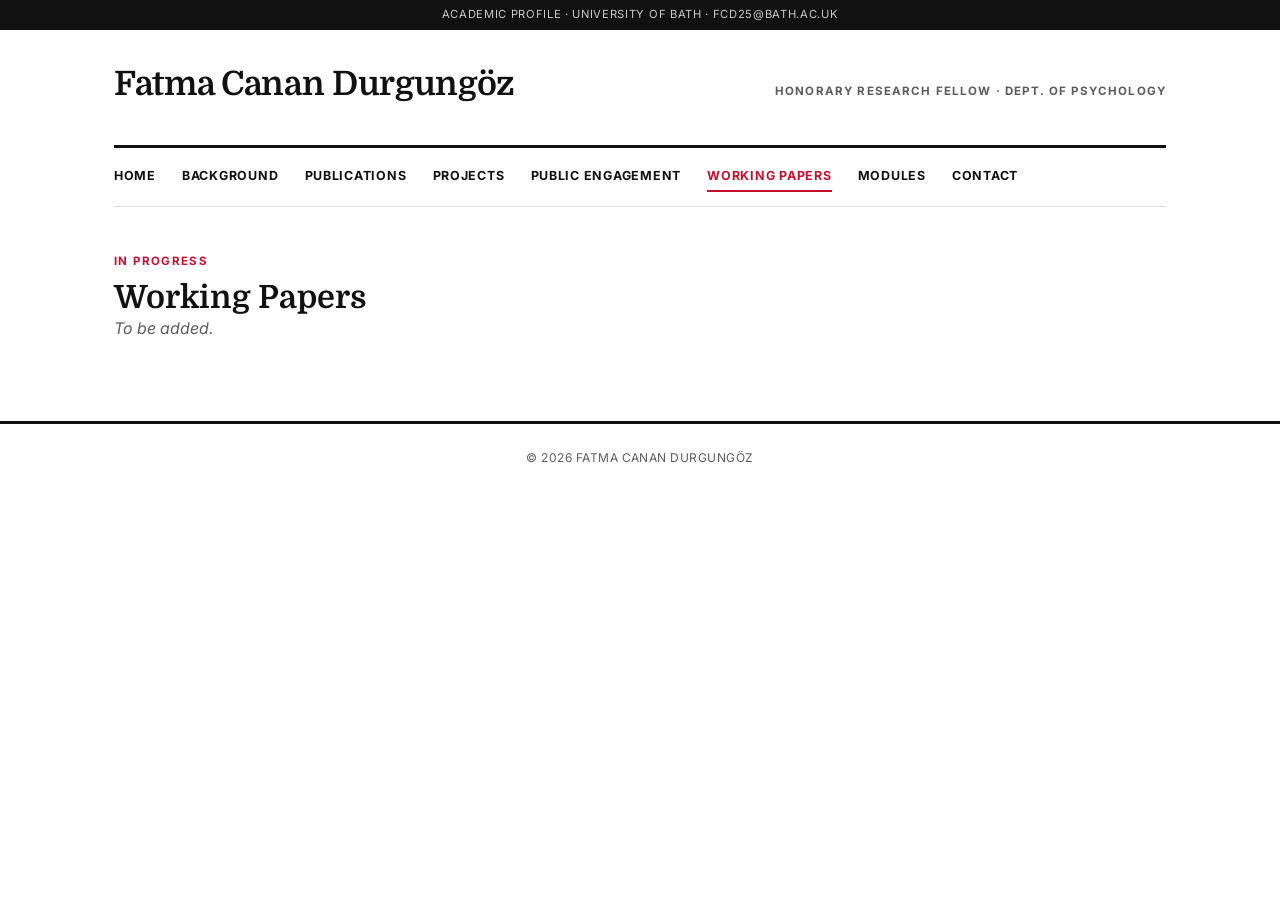
<file: working-papers.html>
<!DOCTYPE html>
<html lang="en">
<head>
<meta charset="UTF-8">
<meta name="viewport" content="width=device-width, initial-scale=1.0">
<meta name="theme-color" content="#111111">
<title>Working Papers — Fatma Canan Durgungöz</title>
<meta name="description" content="Working papers and preprints by Dr. Fatma Canan Durgungöz.">
<link rel="preconnect" href="https://fonts.googleapis.com">
<link rel="preconnect" href="https://fonts.gstatic.com" crossorigin>
<link href="https://fonts.googleapis.com/css2?family=Domine:wght@400;700&family=Inter:wght@400;500;600;700&display=swap" rel="stylesheet">
<link rel="stylesheet" href="style.css">
</head>
<body>

<a class="skip-link" href="#main-content">Skip to main content</a>

<div class="utility-bar">Academic Profile &middot; University of Bath &middot; fcd25@bath.ac.uk</div>

<header class="masthead">
  <div class="masthead-row">
    <p class="masthead-name"><a href="index.html">Fatma Canan Durgungöz</a></p>
    <p class="masthead-tag">Honorary Research Fellow &middot; Dept. of Psychology</p>
  </div>
  <nav class="masthead-nav" aria-label="Main navigation">
    <a href="index.html">Home</a>
    <a href="background.html">Background</a>
    <a href="publications.html">Publications</a>
    <a href="projects.html">Projects</a>
    <a href="engagement.html">Public Engagement</a>
    <a href="working-papers.html" class="active" aria-current="page">Working Papers</a>
    <a href="modules.html">Modules</a>
    <a href="contact.html">Contact</a>
  </nav>
</header>

<main class="page-shell" id="main-content" tabindex="-1">
  <span class="eyebrow">In Progress</span>
  <h1>Working Papers</h1>
  <p class="placeholder">To be added.</p>
</main>

<footer class="site-footer">
  <p>&copy; <span id="year"></span> Fatma Canan Durgungöz</p>
</footer>

<script>document.getElementById('year').textContent = new Date().getFullYear();</script>

</body>
</html>
</file>
<file: style.css>
:root {
  --paper: #ffffff;
  --ink: #111111;
  --ink-soft: #5c5c5c;
  --red: #c8102e;
  --line: #dcdcdc;
  --line-strong: #111111;
  --max: 1100px;
}

* { box-sizing: border-box; }

html { scroll-behavior: smooth; }

body {
  margin: 0;
  background: var(--paper);
  color: var(--ink);
  font-family: 'Inter', -apple-system, BlinkMacSystemFont, sans-serif;
  line-height: 1.6;
  -webkit-font-smoothing: antialiased;
}

a { color: var(--red); text-decoration: none; }
a:hover { text-decoration: underline; }

a:focus-visible, button:focus-visible, input:focus-visible {
  outline: 3px solid var(--red);
  outline-offset: 2px;
}

.skip-link {
  position: absolute;
  left: -999px;
  top: 0;
  width: 1px;
  height: 1px;
  overflow: hidden;
  white-space: nowrap;
}
.skip-link:focus {
  position: fixed;
  left: 16px;
  top: 16px;
  width: auto;
  height: auto;
  overflow: visible;
  z-index: 300;
  padding: 10px 18px;
  background: var(--red);
  color: #fff;
  border-radius: 2px;
  font-weight: 700;
  font-size: 0.9rem;
  text-decoration: none;
}

h1, h2, h3 {
  font-family: 'Domine', Georgia, serif;
  font-weight: 700;
  color: var(--ink);
  line-height: 1.12;
  margin: 0;
}

/* ---------- masthead ---------- */

.utility-bar {
  background: var(--ink);
  color: #ccc;
  font-size: 0.7rem;
  letter-spacing: 0.06em;
  text-transform: uppercase;
  padding: 6px 24px;
  text-align: center;
}

.masthead {
  max-width: var(--max);
  margin: 0 auto;
  padding: 28px 24px 0;
}

.masthead-row {
  display: flex;
  justify-content: space-between;
  align-items: baseline;
  flex-wrap: wrap;
  gap: 8px;
  padding-bottom: 18px;
}

.masthead-name {
  font-family: 'Domine', Georgia, serif;
  font-weight: 700;
  font-size: 2.1rem;
  letter-spacing: -0.01em;
}
.masthead-name a { color: var(--ink); }
.masthead-name a:hover { text-decoration: none; }

.masthead-tag {
  font-size: 0.72rem;
  font-weight: 700;
  letter-spacing: 0.1em;
  text-transform: uppercase;
  color: var(--ink-soft);
}

.masthead-nav {
  display: flex;
  flex-wrap: wrap;
  gap: 2px 26px;
  padding: 14px 0;
  border-top: 3px solid var(--line-strong);
  border-bottom: 1px solid var(--line);
}
.masthead-nav a {
  color: var(--ink);
  font-size: 0.78rem;
  font-weight: 700;
  letter-spacing: 0.06em;
  text-transform: uppercase;
  padding: 4px 0;
  border-bottom: 2px solid transparent;
}
.masthead-nav a:hover {
  color: var(--red);
  text-decoration: none;
  border-bottom-color: var(--red);
}
.masthead-nav a.active {
  color: var(--red);
  border-bottom-color: var(--red);
}

/* ---------- page shell ---------- */

.page-shell {
  max-width: var(--max);
  margin: 0 auto;
  padding: 40px 24px 80px;
}

.eyebrow {
  display: inline-block;
  font-size: 0.72rem;
  font-weight: 700;
  letter-spacing: 0.12em;
  text-transform: uppercase;
  color: var(--red);
  margin: 0 0 10px;
}

/* ---------- hero (home page) ---------- */

.hero {
  display: grid;
  grid-template-columns: 1fr 320px;
  gap: 24px;
  align-items: center;
  padding-bottom: 44px;
  margin-bottom: 44px;
  border-bottom: 1px solid var(--line);
}
.hero-photo {
  width: 320px;
  height: 320px;
  object-fit: cover;
  object-position: center top;
  display: block;
  filter: saturate(0.8) contrast(0.94) brightness(1.06) sepia(0.06);
  opacity: 0.92;
  -webkit-mask-image: radial-gradient(ellipse 68% 68% at center, black 45%, transparent 92%);
  mask-image: radial-gradient(ellipse 68% 68% at center, black 45%, transparent 92%);
}
.sr-only {
  position: absolute;
  width: 1px;
  height: 1px;
  padding: 0;
  margin: -1px;
  overflow: hidden;
  clip: rect(0, 0, 0, 0);
  white-space: nowrap;
  border: 0;
}

.hero h1 {
  font-size: 3rem;
  margin-bottom: 18px;
}
.hero .lede {
  font-size: 1.15rem;
  color: var(--ink-soft);
  font-family: 'Domine', Georgia, serif;
  font-style: italic;
  font-weight: 400;
  margin: 0;
}
.hero .lede.lede-lead {
  font-size: 1.7rem;
  line-height: 1.35;
  color: var(--ink);
}

.main-content h1 {
  font-size: 2.4rem;
  margin-bottom: 22px;
}

.main-content > p.lede {
  font-size: 1.05rem;
  color: var(--ink-soft);
  max-width: 640px;
  margin: -8px 0 32px;
}

p { margin: 0 0 15px; }
p:last-child { margin-bottom: 0; }

.opener::first-letter {
  font-family: 'Domine', Georgia, serif;
  font-size: 3.6rem;
  font-weight: 700;
  color: var(--red);
  float: left;
  line-height: 0.82;
  margin: 4px 10px 0 0;
}

.placeholder { color: var(--ink-soft); font-style: italic; }

/* ---------- stat row ---------- */

.stat-row {
  display: flex;
  flex-wrap: wrap;
  gap: 0;
  margin: 8px 0 36px;
  border-top: 3px solid var(--line-strong);
  border-bottom: 1px solid var(--line);
}
.stat {
  display: flex;
  flex-direction: column;
  padding: 16px 28px 16px 0;
  margin-right: 28px;
  border-right: 1px solid var(--line);
}
.stat:last-child { border-right: none; }
.stat-num {
  font-family: 'Domine', Georgia, serif;
  font-size: 2rem;
  font-weight: 700;
  color: var(--red);
  line-height: 1;
}
.stat-label {
  font-size: 0.7rem;
  color: var(--ink-soft);
  margin-top: 6px;
  text-transform: uppercase;
  letter-spacing: 0.05em;
}

/* ---------- story grid (home page highlights) ---------- */

.highlight-grid {
  display: grid;
  grid-template-columns: repeat(3, 1fr);
  gap: 32px;
  margin: 8px 0 0;
}

.highlight-card {
  display: block;
  padding-top: 14px;
  border-top: 3px solid var(--line-strong);
}
.highlight-card .eyebrow { margin-bottom: 8px; }
.highlight-card h3 {
  font-size: 1.25rem;
  margin: 0 0 10px;
}
.highlight-card:hover h3 { color: var(--red); }
.highlight-card p {
  color: var(--ink-soft);
  font-size: 0.92rem;
  margin: 0 0 10px;
  font-family: 'Inter', sans-serif;
}
.highlight-card .go {
  color: var(--red);
  font-weight: 700;
  font-size: 0.76rem;
  letter-spacing: 0.06em;
  text-transform: uppercase;
}
.highlight-card:hover { text-decoration: none; }

/* ---------- access gate (modules page) ---------- */

.gate-form {
  display: flex;
  flex-wrap: wrap;
  align-items: flex-end;
  gap: 12px;
  margin: 24px 0 10px;
  padding: 22px;
  background: #f7f7f7;
  border: 1px solid var(--line);
}
.gate-label {
  display: block;
  font-size: 0.75rem;
  font-weight: 700;
  letter-spacing: 0.06em;
  text-transform: uppercase;
  color: var(--ink-soft);
  margin-bottom: 6px;
  width: 100%;
}
.gate-input {
  font: inherit;
  font-size: 0.95rem;
  padding: 9px 12px;
  border: 1px solid var(--ink);
  border-radius: 0;
  background: #fff;
  color: var(--ink);
  flex: 1;
  min-width: 200px;
}
.gate-input:focus { outline: 2px solid var(--red); outline-offset: 1px; }

.btn-solid {
  font: inherit;
  font-size: 0.78rem;
  font-weight: 700;
  letter-spacing: 0.06em;
  text-transform: uppercase;
  padding: 11px 24px;
  border: none;
  background: var(--red);
  color: #fff;
  cursor: pointer;
}
.btn-solid:hover { opacity: 0.88; }

.gate-error { width: 100%; color: var(--red); font-size: 0.85rem; margin: 8px 0 0; }
.gate-note { color: var(--ink-soft); font-size: 0.85rem; }

/* ---------- timeline (background page) ---------- */

.section-block { margin-bottom: 44px; }
.section-block:last-child { margin-bottom: 0; }
.section-block h2 {
  font-size: 1.3rem;
  margin: 0 0 18px;
  padding-bottom: 10px;
  border-bottom: 3px solid var(--line-strong);
}

.timeline {
  list-style: none;
  margin: 0;
  padding: 0;
  display: flex;
  flex-direction: column;
}
.timeline li {
  display: flex;
  flex-direction: column;
  gap: 2px;
  padding: 16px 0;
  border-bottom: 1px solid var(--line);
}
.timeline li:first-child { padding-top: 0; }
.degree { font-weight: 700; font-family: 'Domine', Georgia, serif; font-size: 1.05rem; }
.inst { color: var(--ink-soft); font-size: 0.95rem; }
.dates { color: var(--red); font-size: 0.78rem; font-weight: 700; letter-spacing: 0.04em; text-transform: uppercase; }

/* ---------- publication / project index list ---------- */

.card-list {
  list-style: none;
  margin: 0;
  padding: 0;
  counter-reset: entry;
}

.pub-card {
  position: relative;
  padding: 26px 0 26px 52px;
  border-bottom: 1px solid var(--line);
  counter-increment: entry;
}
.pub-card:first-child { border-top: 3px solid var(--line-strong); }
.pub-card::before {
  content: counter(entry, decimal-leading-zero);
  position: absolute;
  left: 0;
  top: 26px;
  font-family: 'Domine', Georgia, serif;
  font-size: 1.1rem;
  font-weight: 700;
  color: var(--red);
}

.pub-title {
  margin: 0 0 6px;
  font-weight: 700;
  font-family: 'Domine', Georgia, serif;
  font-size: 1.15rem;
  color: var(--ink);
}
.pub-meta {
  margin: 0 0 10px;
  color: var(--ink-soft);
  font-size: 0.78rem;
  text-transform: uppercase;
  letter-spacing: 0.04em;
}
.pub-desc { margin: 0 0 12px; font-size: 0.96rem; }

.btn-link {
  display: inline-block;
  font-size: 0.76rem;
  font-weight: 700;
  letter-spacing: 0.06em;
  text-transform: uppercase;
  color: var(--red);
  border-bottom: 2px solid var(--red);
  padding-bottom: 1px;
}
.btn-link:hover { text-decoration: none; color: var(--ink); border-color: var(--ink); }

.scholar-link { margin-top: 24px; font-size: 0.95rem; }

/* ---------- footer ---------- */

.site-footer {
  border-top: 3px solid var(--line-strong);
  padding: 24px 0 48px;
  text-align: center;
}
.site-footer p {
  color: var(--ink-soft);
  font-size: 0.75rem;
  letter-spacing: 0.04em;
  text-transform: uppercase;
  margin: 0;
}

/* ---------- responsive ---------- */

@media (max-width: 800px) {
  .masthead-row { flex-direction: column; align-items: flex-start; }
  .masthead-name { font-size: 1.6rem; }
  .masthead-nav { gap: 4px 16px; }
  .hero { grid-template-columns: 1fr; gap: 20px; }
  .hero { display: flex; flex-direction: column-reverse; }
  .hero-photo { width: 200px; height: 200px; }
  .hero h1 { font-size: 2.1rem; }
  .highlight-grid { grid-template-columns: 1fr; gap: 28px; }
  .main-content h1 { font-size: 1.8rem; }
  .stat { padding-right: 18px; margin-right: 18px; }
}
</file>
